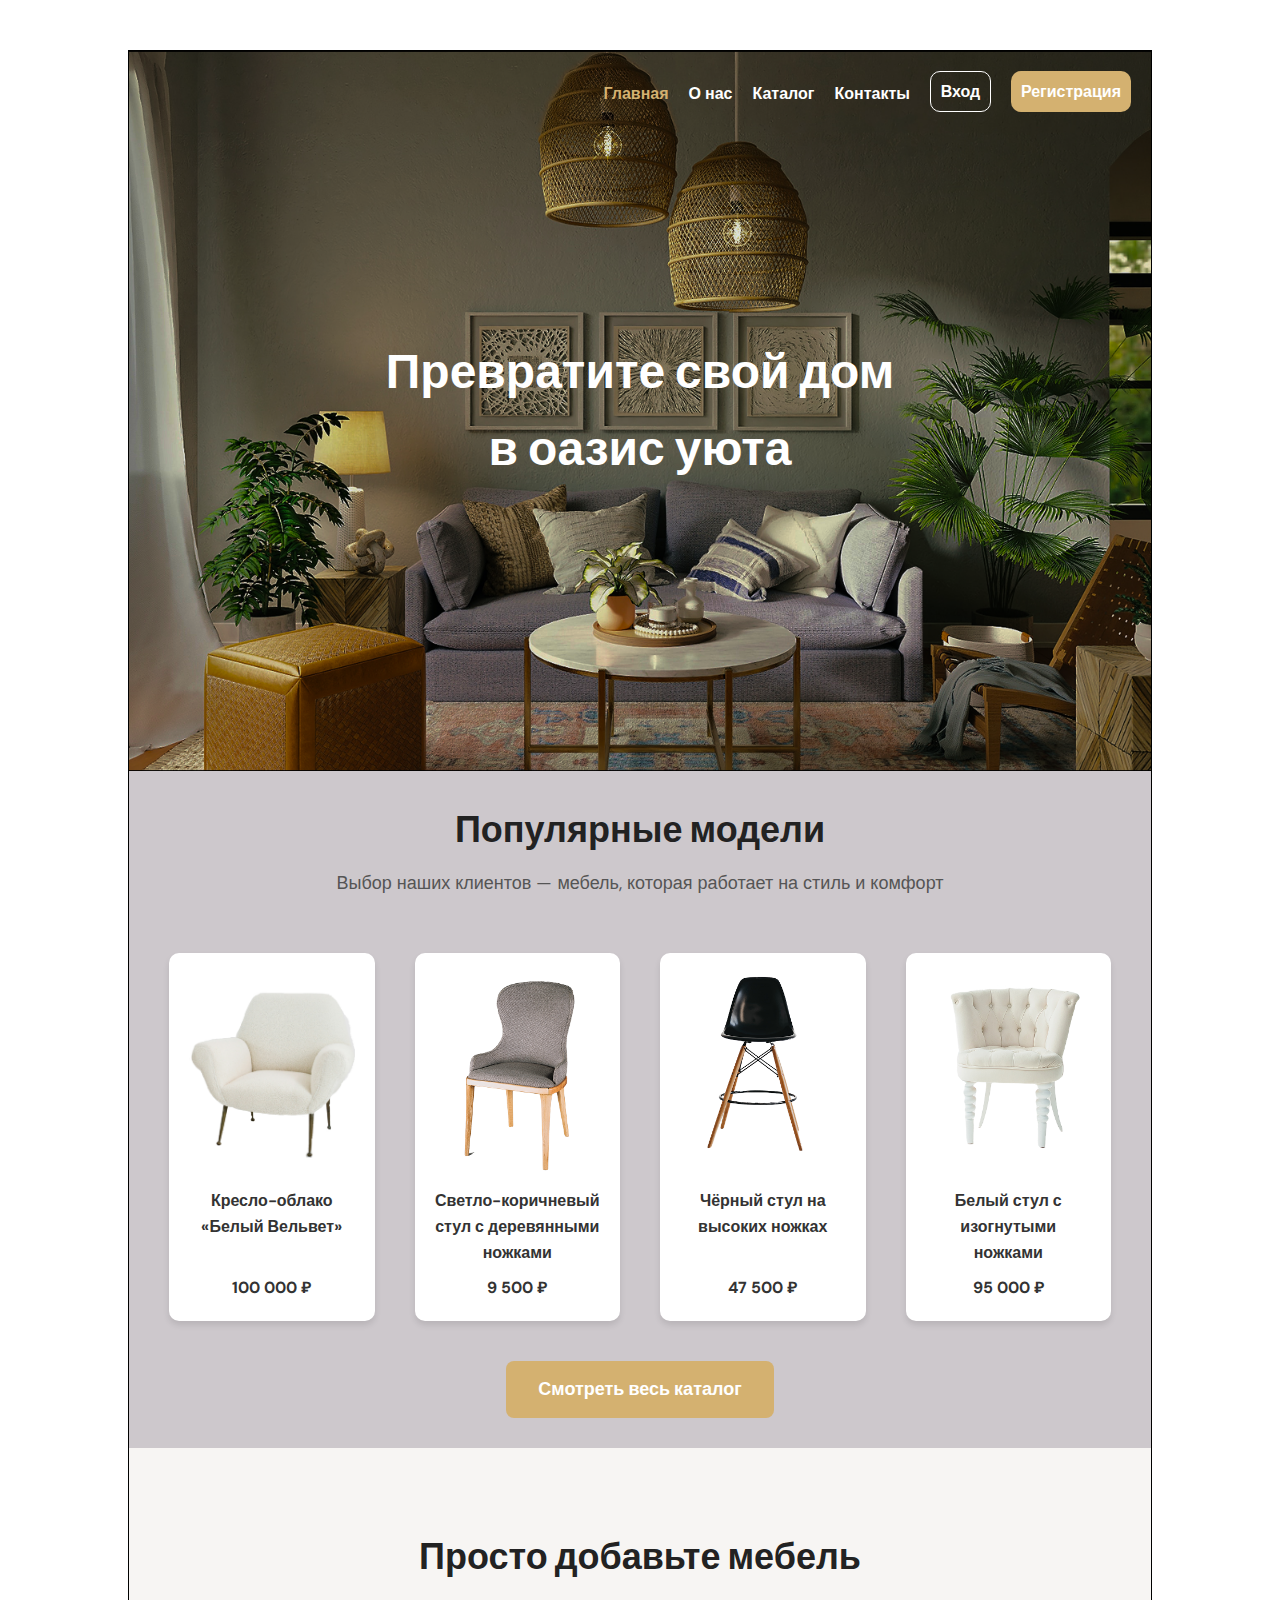
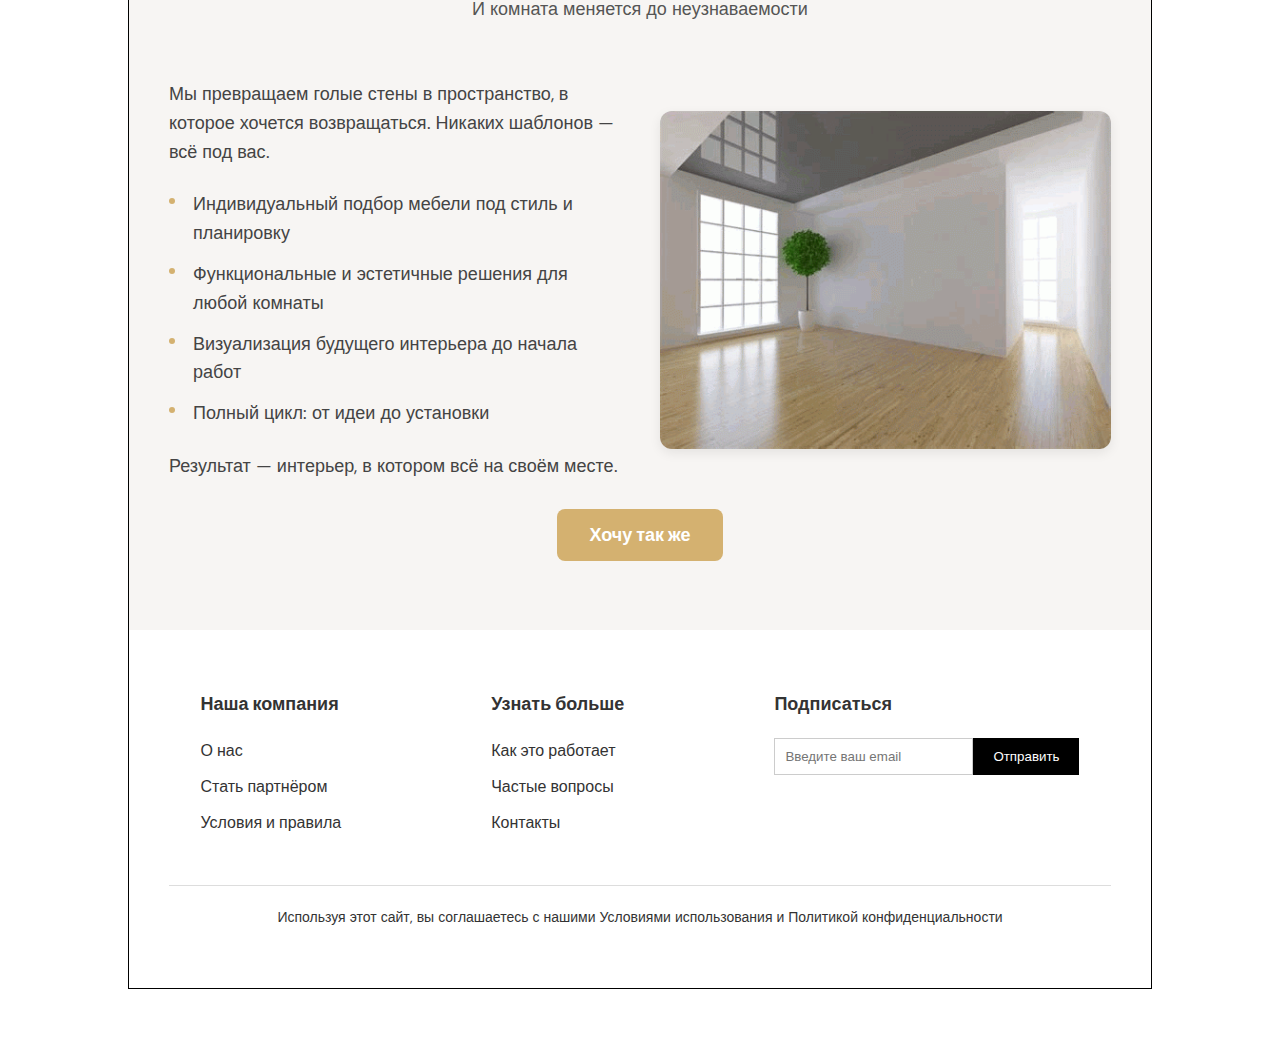
<file: index.html>
<!DOCTYPE html>
<html lang="ru">
  <head>
    <meta charset="UTF-8" />
    <meta name="viewport" content="width=device-width, initial-scale=1.0" />
    <title>Создайте комфорт в своём доме</title>
    <link
      href="https://fonts.googleapis.com/css2?family=DM+Sans:wght@400;600;700&display=swap"
      rel="stylesheet"
    />
    <link rel="stylesheet" href="styles.css" />
  </head>
  <body>
    <div class="page-wrapper">
        <header class="site-header">
            <nav class="nav-menu">
                <a href="./index.html" class="nav-btn main-page active">Главная</a>
                <a href="./about.html" class="nav-btn about-page">О нас</a>
                <a href="./catalog.html" class="nav-btn catalog-page">Каталог</a>
                <a href="./contacts.html" class="nav-btn contacts-page">Контакты</a>
                <a href="#" class="btn btn-login">Вход</a>
                <a href="#" class="btn btn-register">Регистрация</a>
            </nav>
        </header>
      <main>
        <section class="hero">
          <div class="hero-content">
            <h1>Превратите свой дом в оазис уюта</h1>
          </div>
        </section>
        <section class="about">
          <div class="section-title">
            <h2>Популярные модели</h2>
            <p>Выбор наших клиентов — мебель, которая работает на стиль и комфорт</p>
          </div>
          <div class="product-cards">
            <div class="product-card">
              <img
                      src="/photo/стул4.png"
                      alt="Кресло-облако «Белый Вельвет»"
              />
              <h3>Кресло-облако «Белый Вельвет»</h3>
              <p class="price">100 000 ₽</p>
            </div>
            <div class="product-card">
              <img
                      src="/photo/unsplash_kvmdsTrGOBM.png"
                      alt="Светло-коричневый стул"
                      loading="lazy"
              />
              <h3>Светло-коричневый стул с деревянными ножками</h3>
              <p class="price">9 500 ₽</p>
            </div>
            <div class="product-card">
              <img src="/photo/unsplash_3neSwyntbQ8.png" alt="Черный стул" loading="lazy"/>
              <h3>Чёрный стул на высоких ножках</h3>
              <p class="price">47 500 ₽</p>
            </div>
            <div class="product-card">
              <img src="/photo/unsplash_1P6AnKDw6S8.png" alt="Белый стул" loading="lazy"/>
              <h3>Белый стул с изогнутыми ножками</h3>
              <p class="price">95 000 ₽</p>
            </div>
          </div>
          <div class="about-cta-wrapper">
            <a href="./catalog.html" class="about-cta-button">Смотреть весь каталог</a>
          </div>
        </section>
        <section class="room-transformation">
          <div class="section-title">
            <h2>Просто добавьте мебель</h2>
            <p>И комната меняется до неузнаваемости</p>
          </div>

          <div class="room-grid">
            <div class="text-block">
              <p>Мы превращаем голые стены в пространство, в которое хочется возвращаться. Никаких шаблонов — всё под вас.</p>
              <ul>
                <li>Индивидуальный подбор мебели под стиль и планировку</li>
                <li>Функциональные и эстетичные решения для любой комнаты</li>
                <li>Визуализация будущего интерьера до начала работ</li>
                <li>Полный цикл: от идеи до установки</li>
              </ul>
              <p>Результат — интерьер, в котором всё на своём месте.</p>
            </div>

            <div class="gif-block">
              <img src="photo/hero2.gif" alt="До и после обстановки" />
            </div>
          </div>

          <div class="cta-wrapper">
            <a href="#" class="cta-main-button">Хочу так же</a>
          </div>
        </section>
      </main>
      <footer class="footer">
        <div class="footer-columns">
          <div class="footer-column">
            <h3>Наша компания</h3>
            <a href="#">О нас</a>
            <a href="#">Стать партнёром</a>
            <a href="#">Условия и правила</a>
          </div>
          <div class="footer-column">
            <h3>Узнать больше</h3>
            <a href="#">Как это работает</a>
            <a href="#">Частые вопросы</a>
            <a href="#">Контакты</a>
          </div>
          <div class="footer-column">
            <h3>Подписаться</h3>
            <div class="subscribe-form">
              <input type="email" placeholder="Введите ваш email" />
              <button type="submit">Отправить</button>
            </div>
          </div>
        </div>
        <div class="footer-bottom">
          <p>
            Используя этот сайт, вы соглашаетесь с нашими Условиями
            использования и Политикой конфиденциальности
          </p>
        </div>
      </footer>
    </div>
  </body>
</html>
</file>
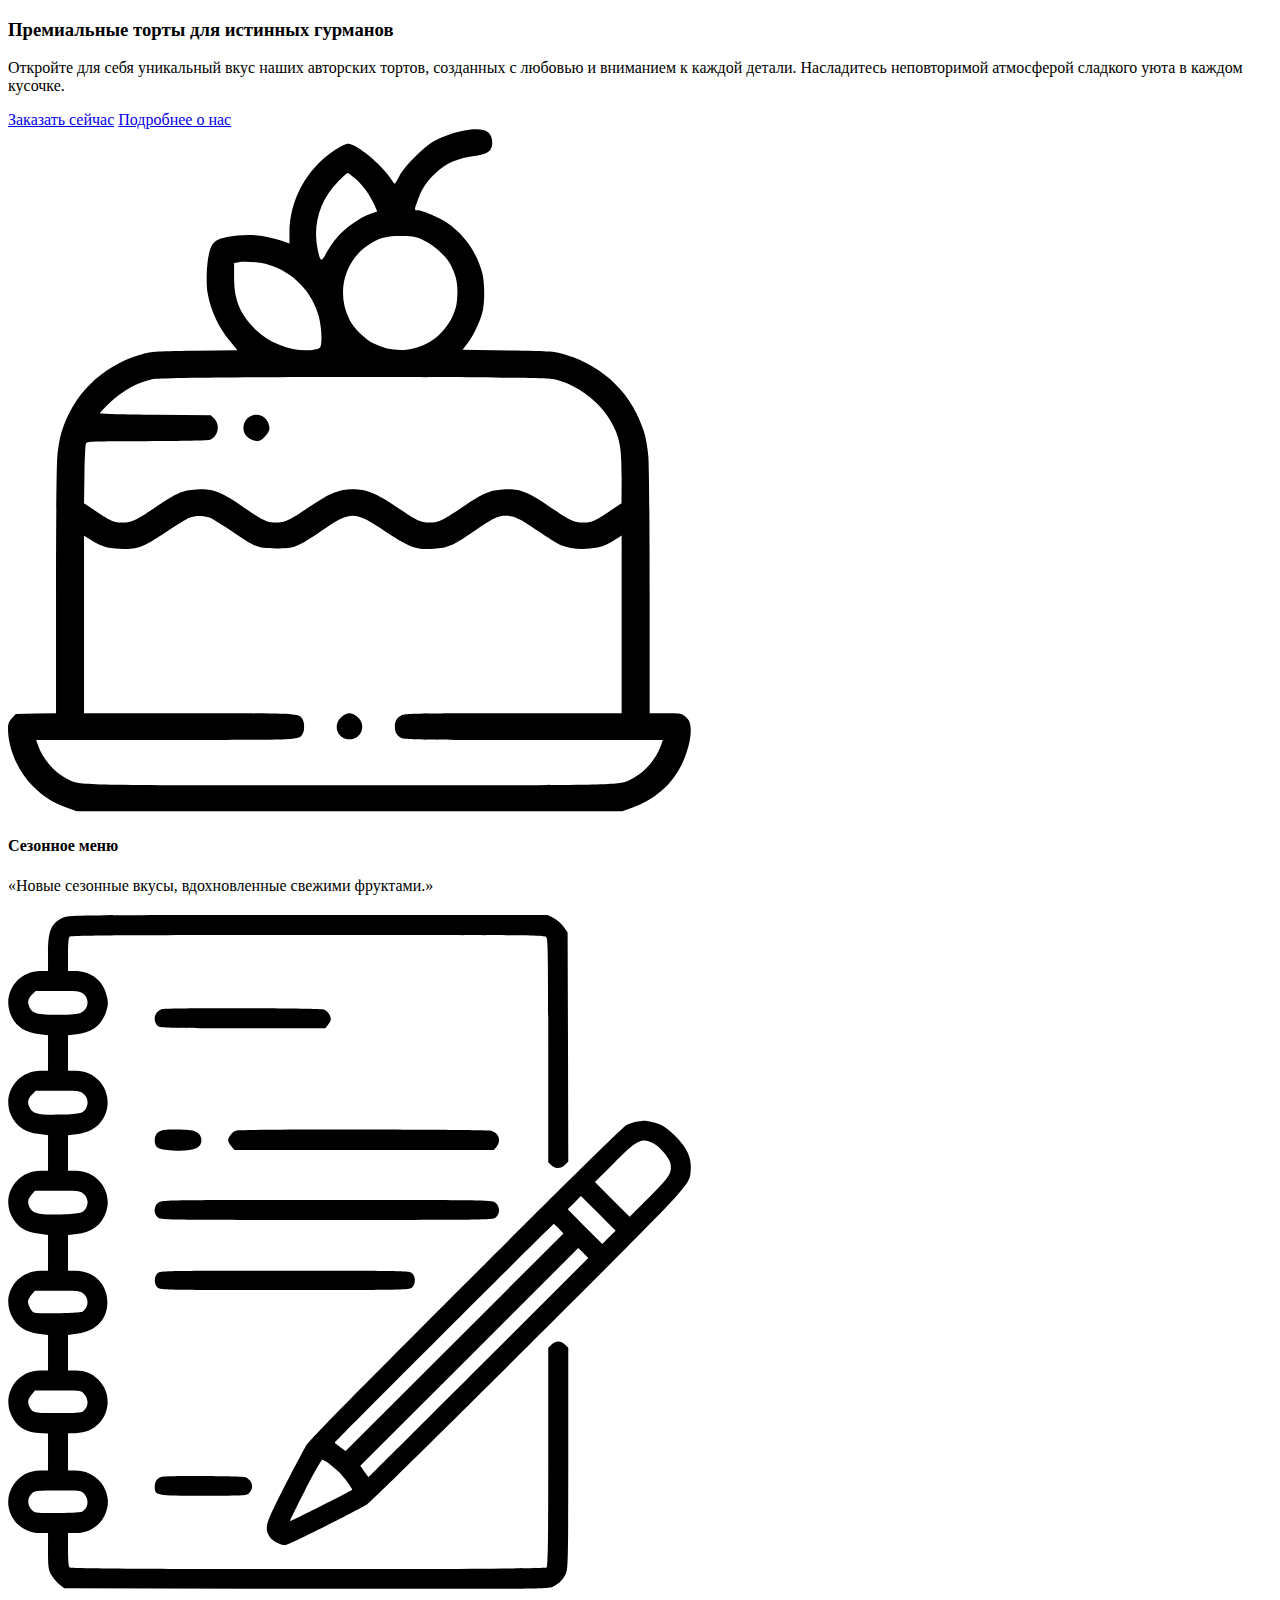
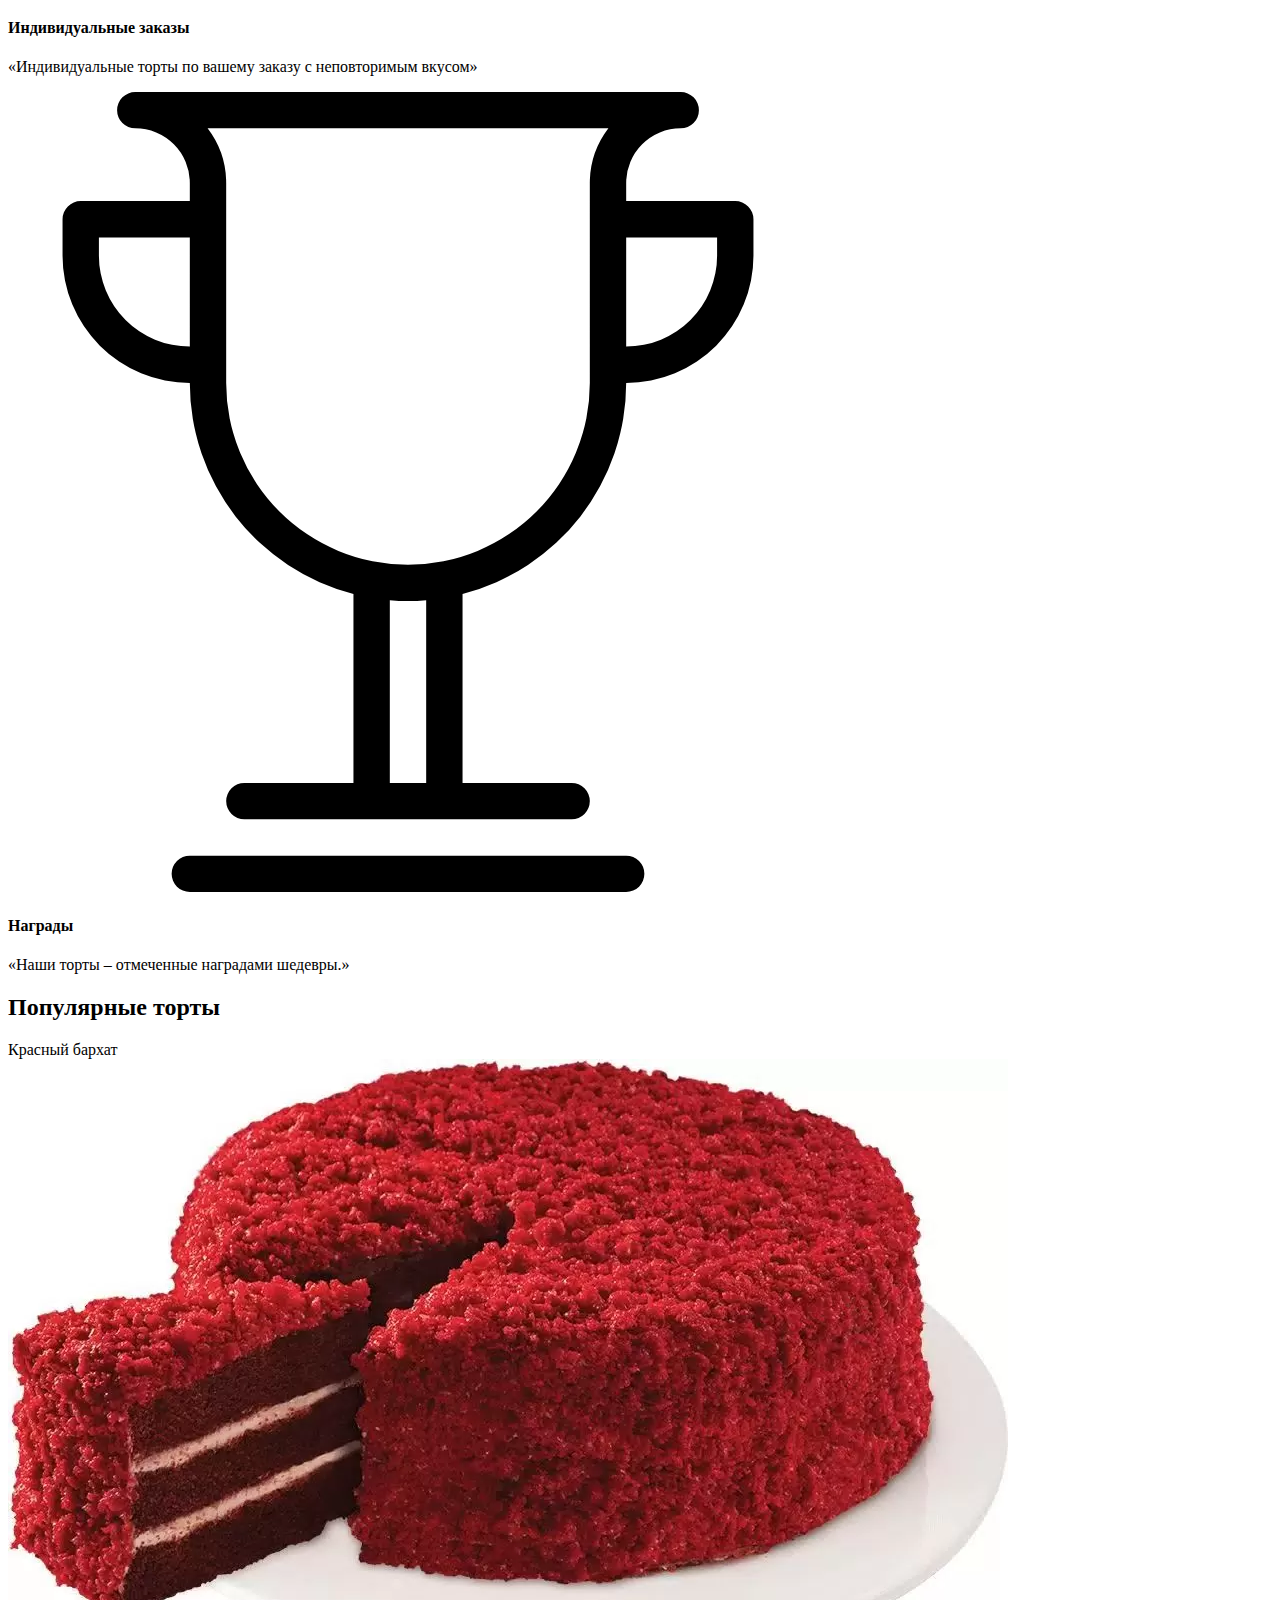
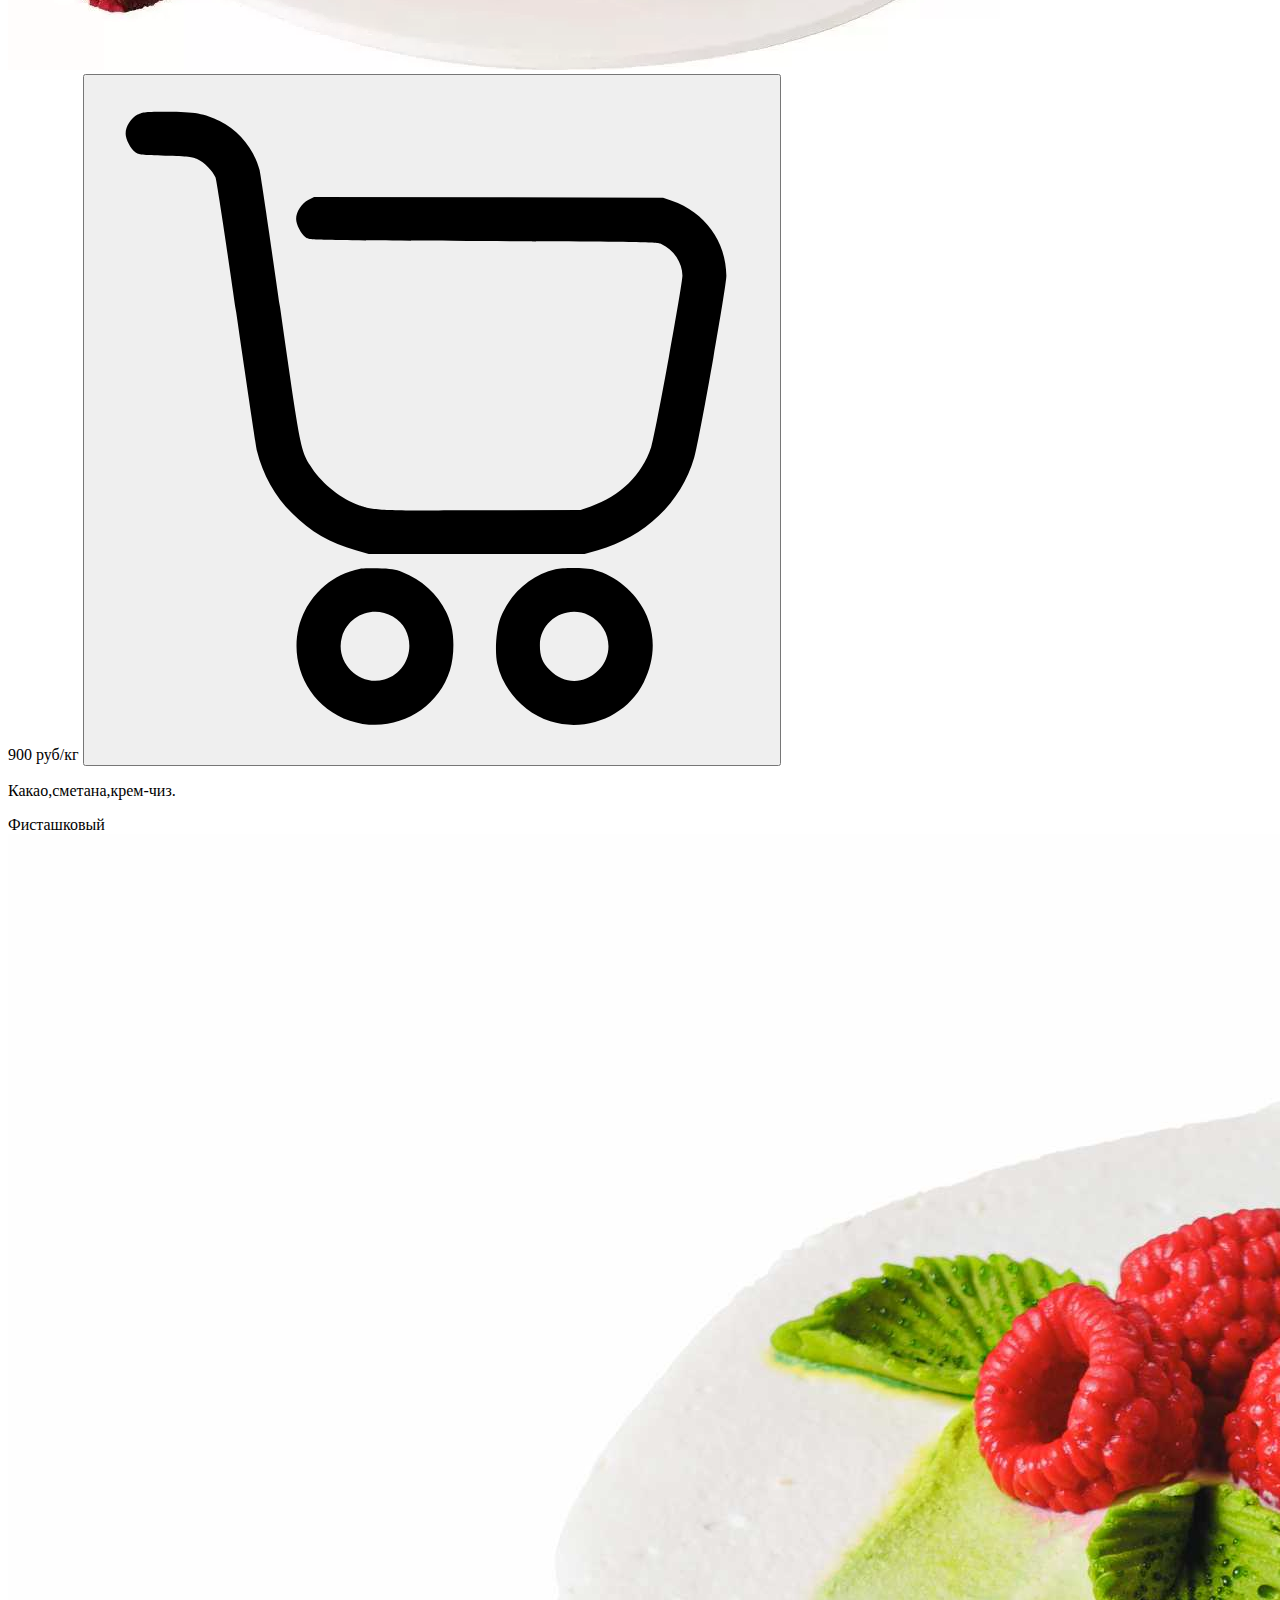
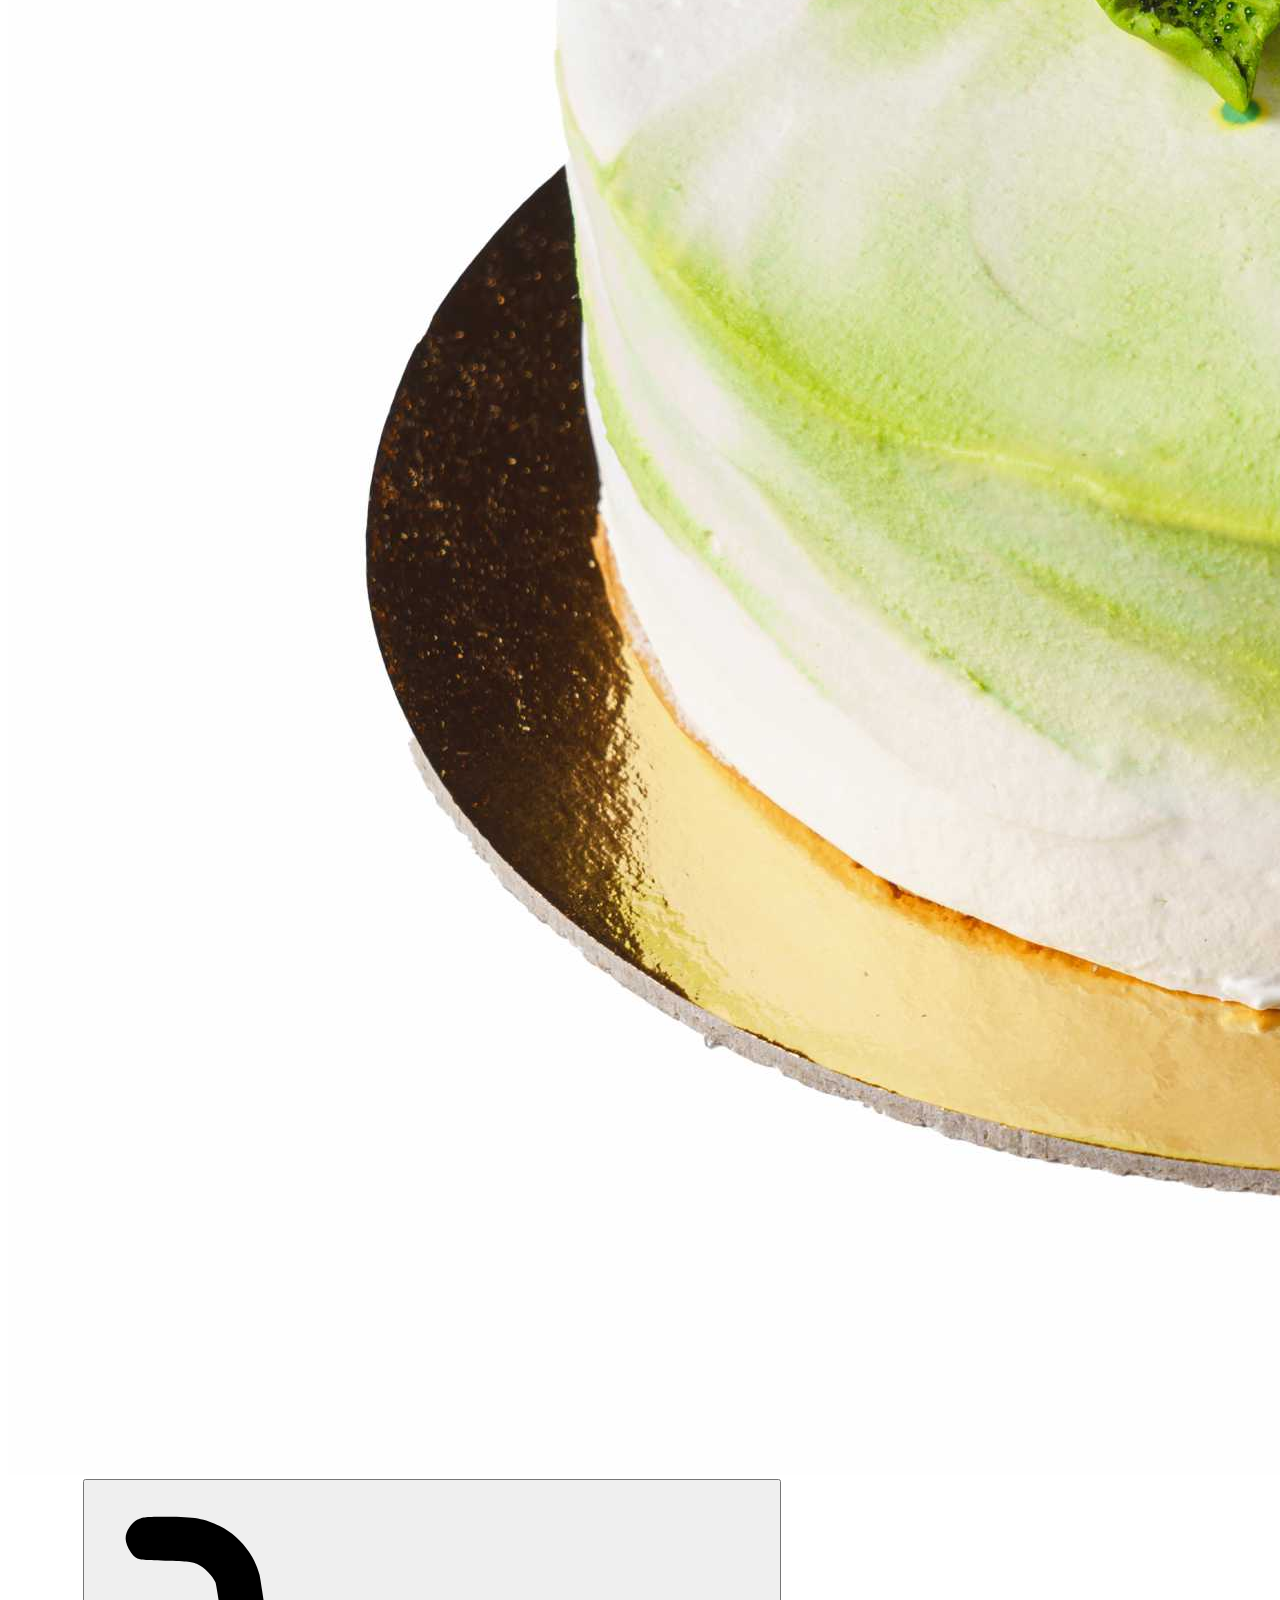
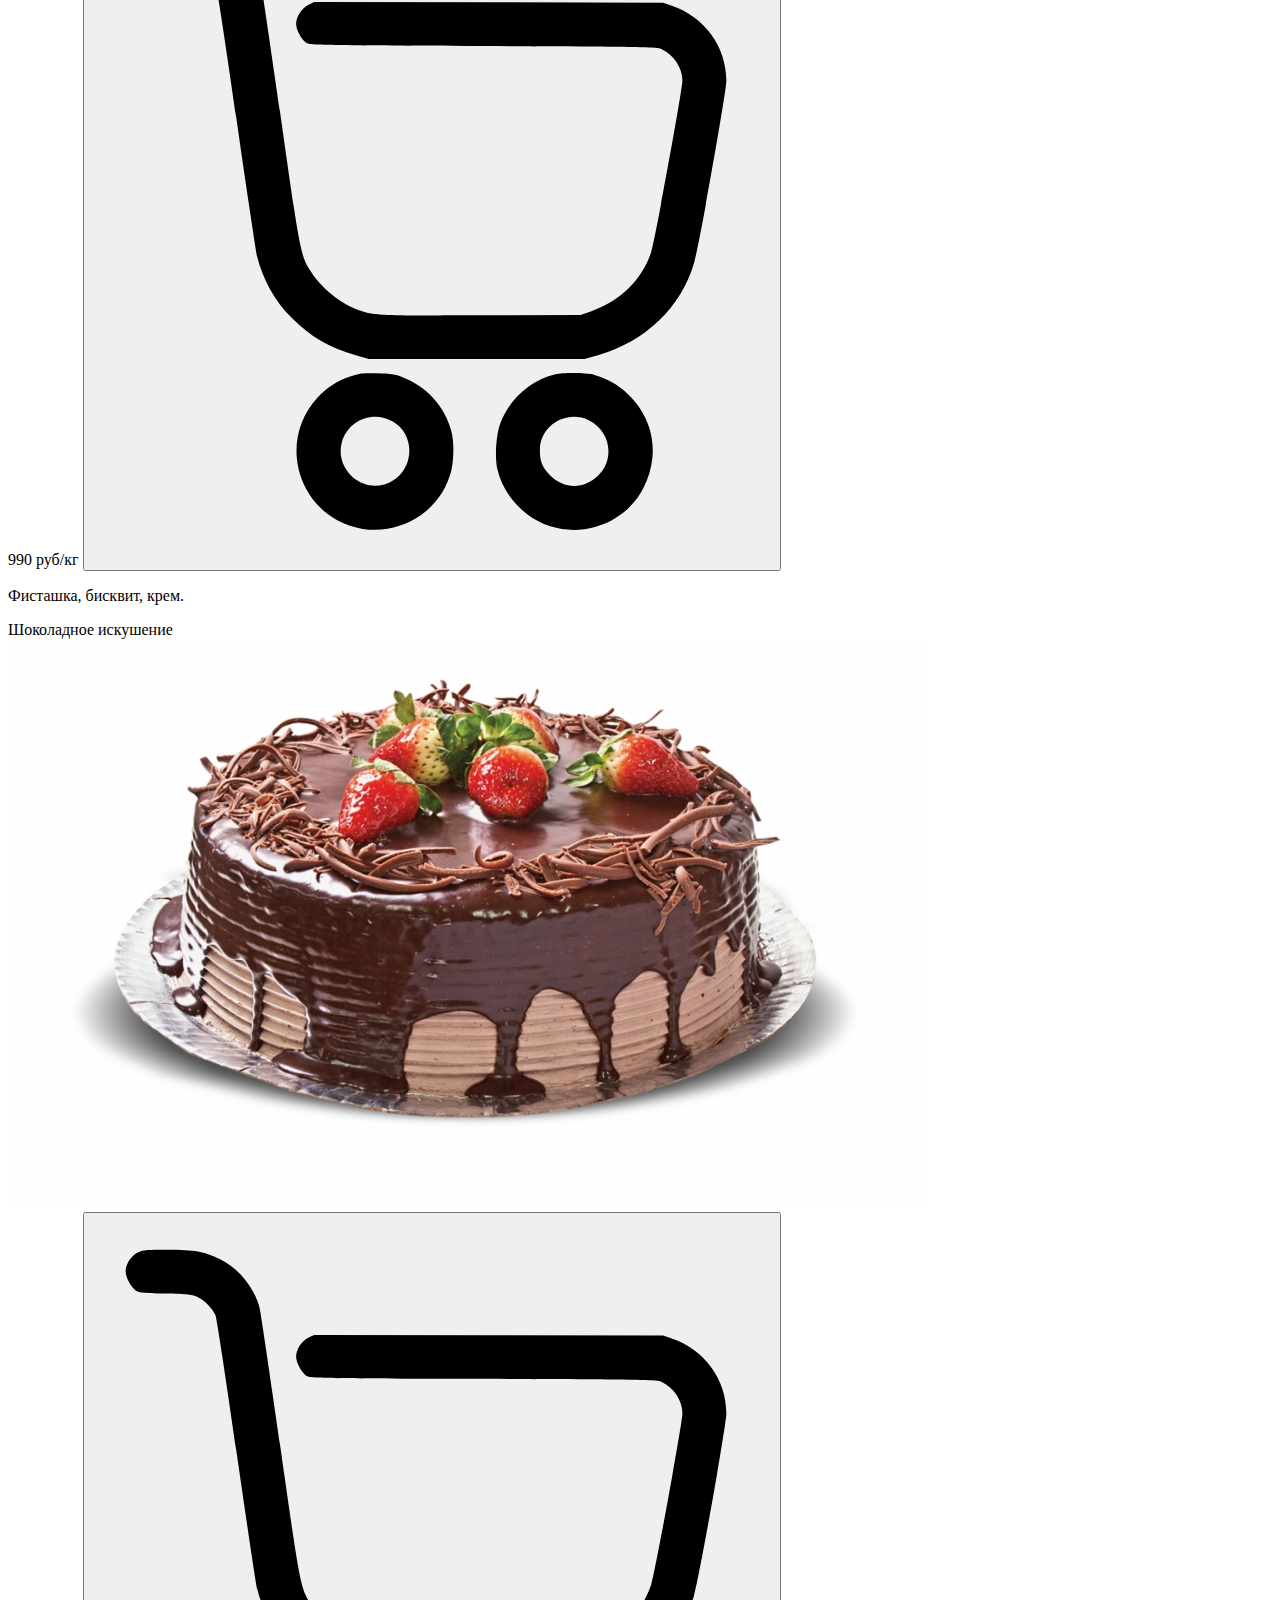
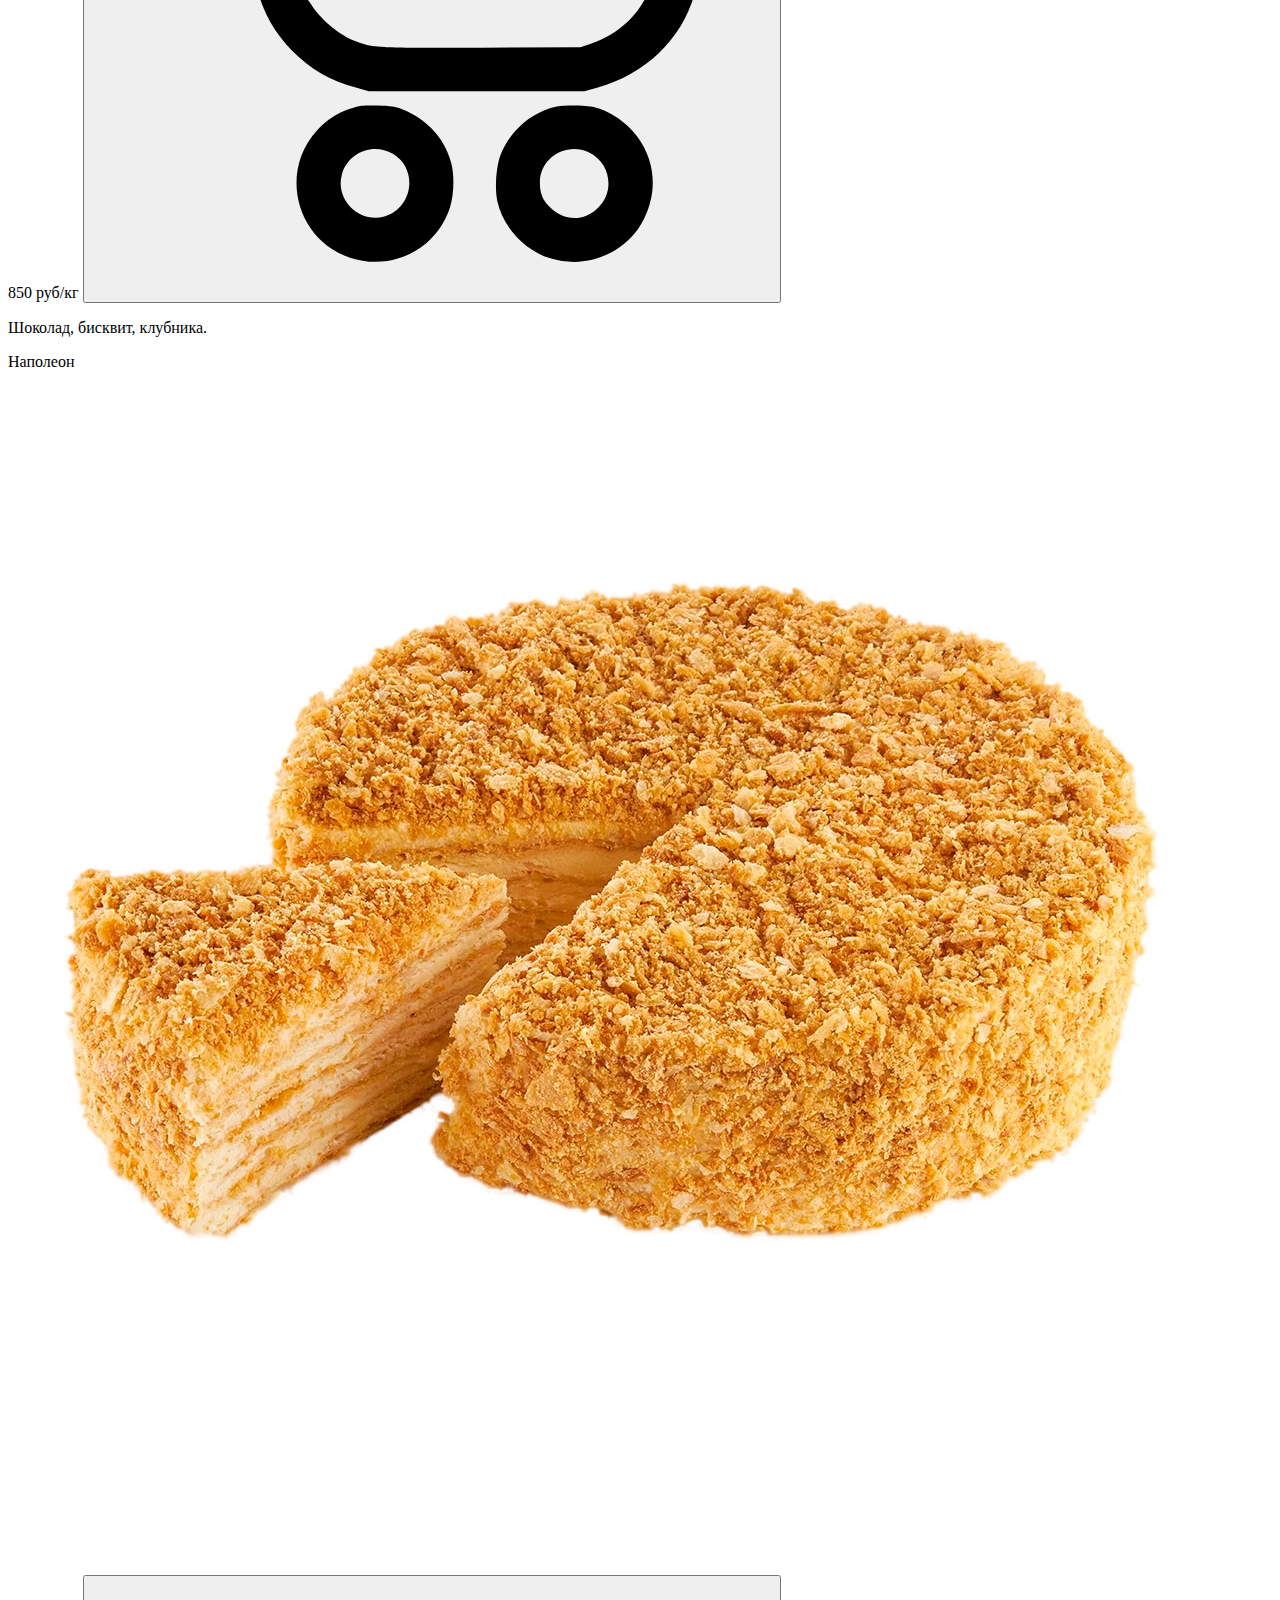
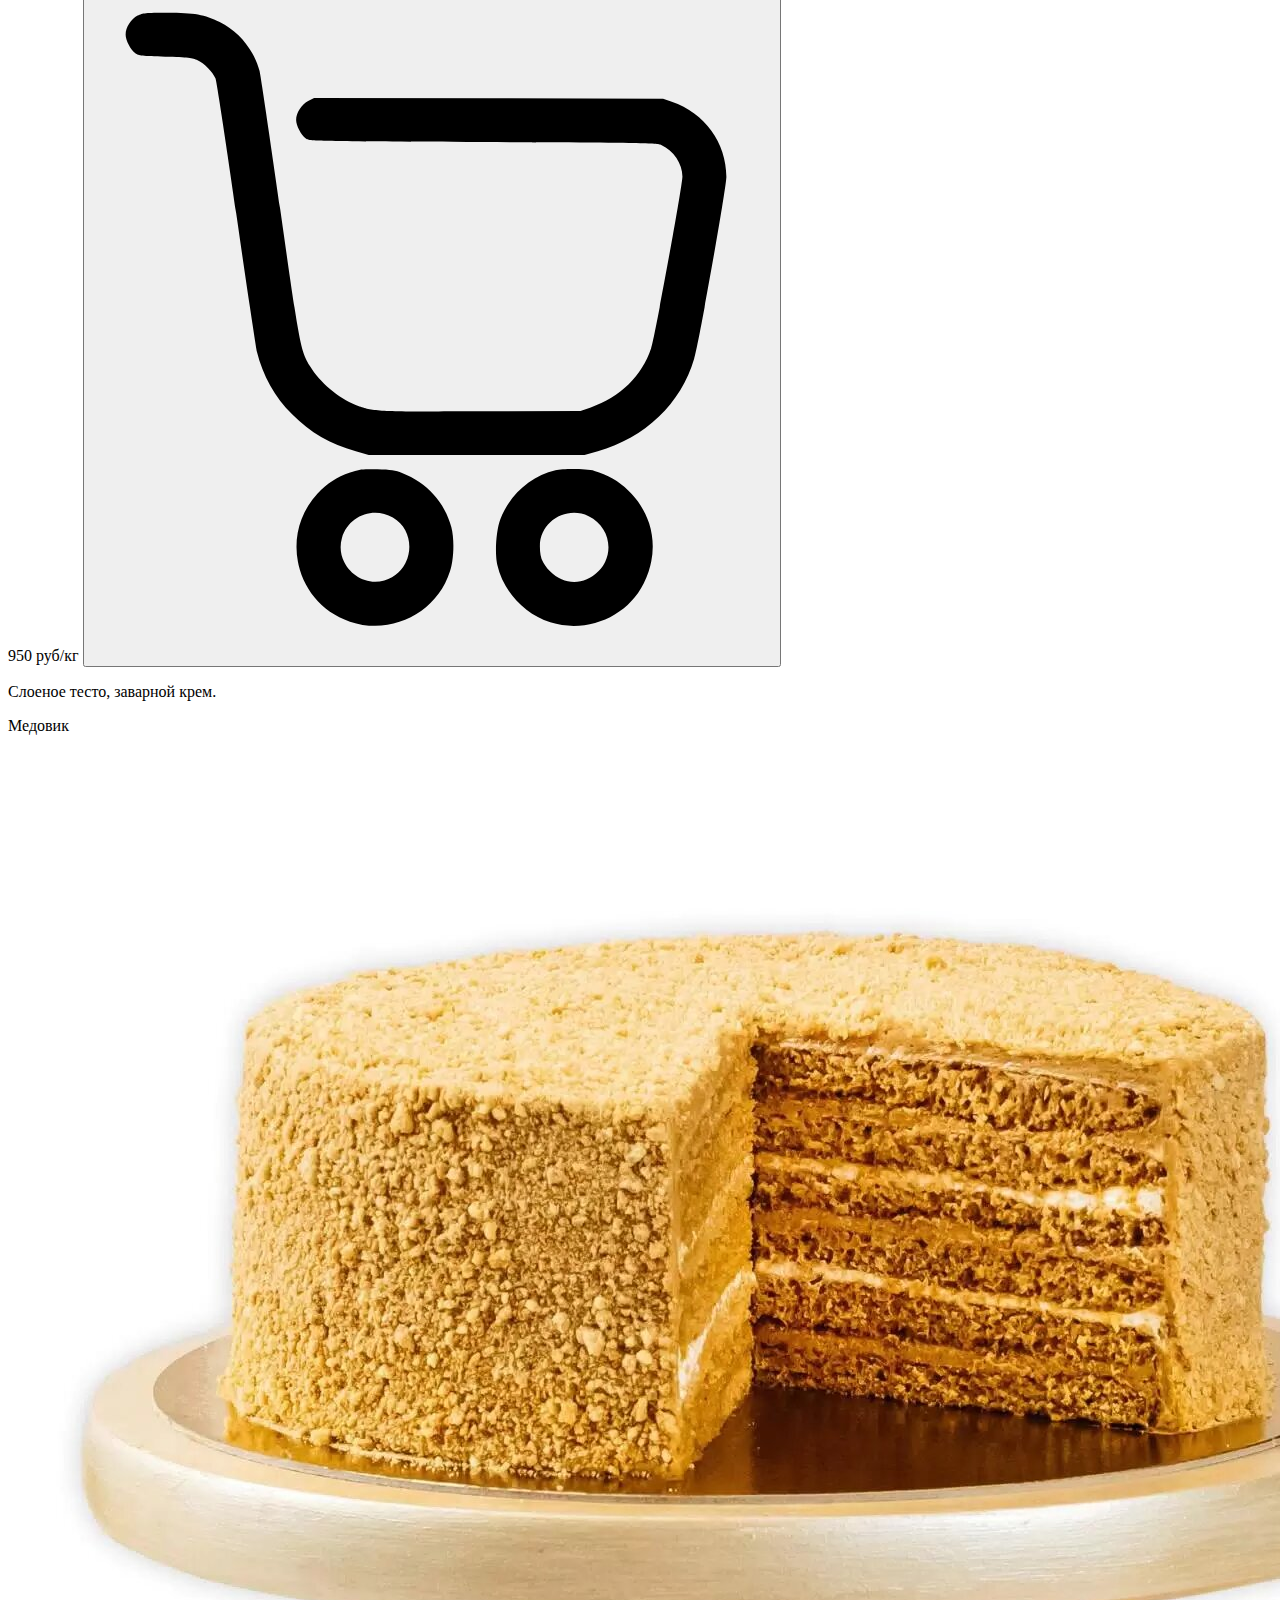
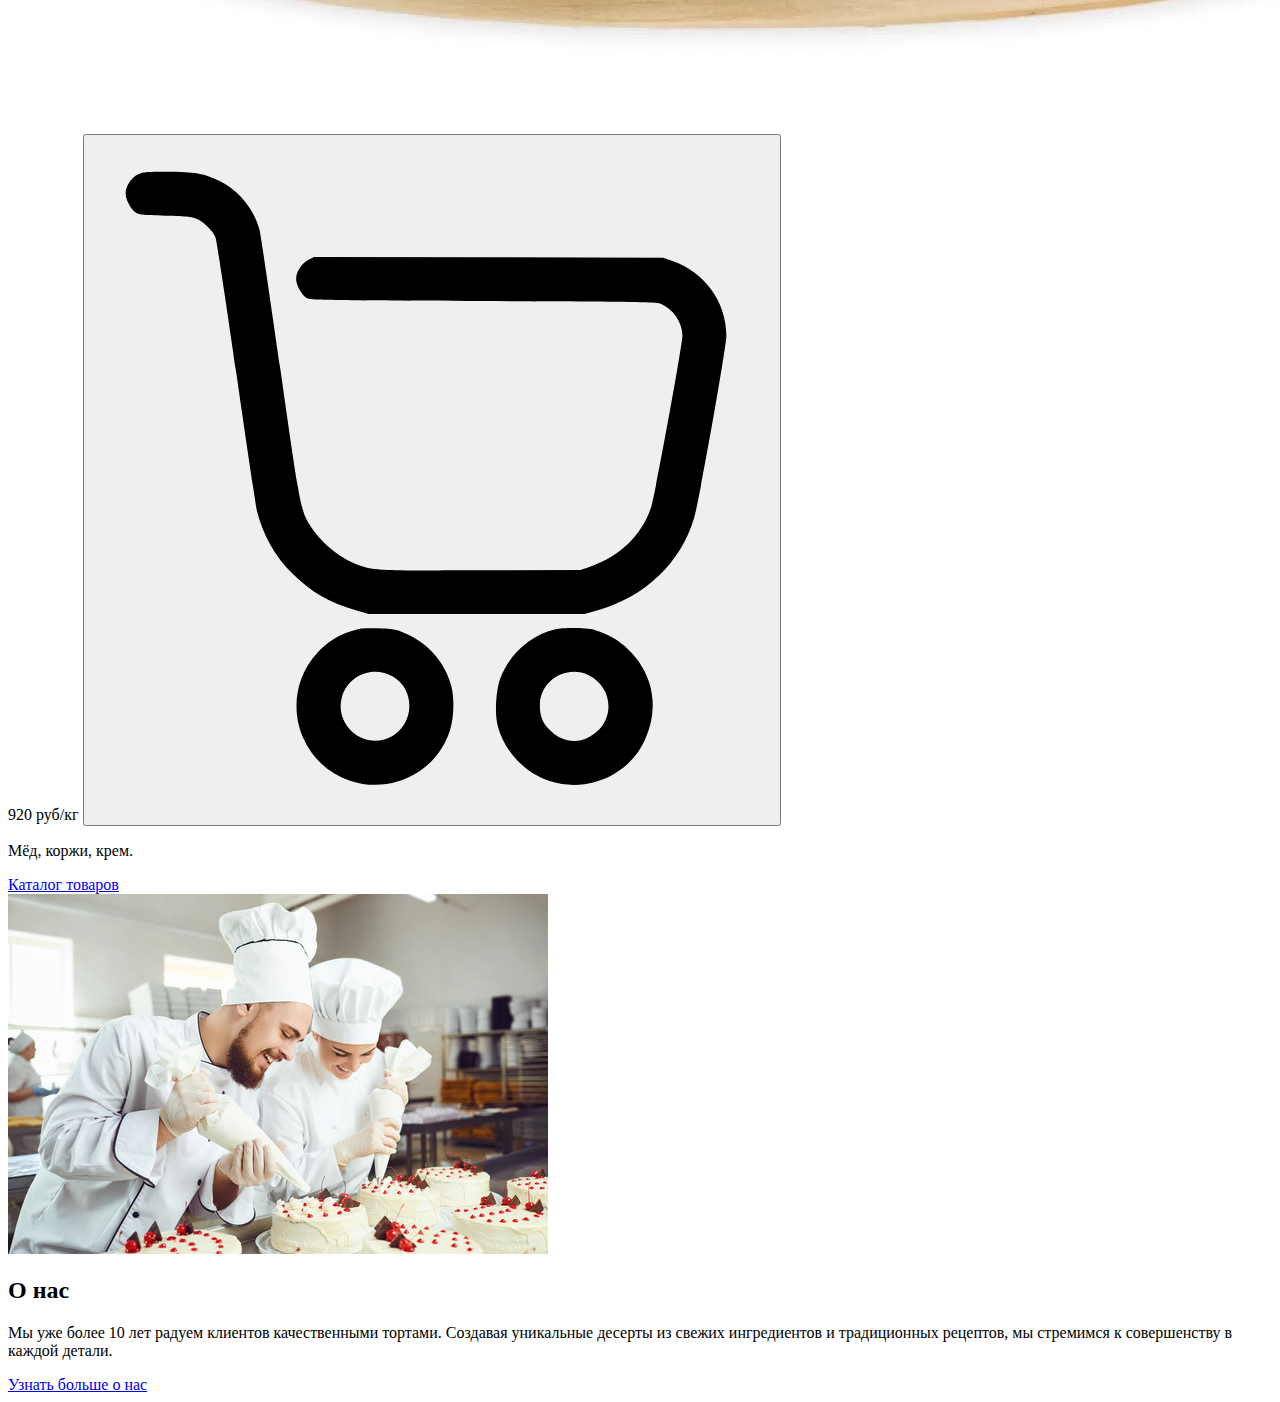
<file: home.html>
<!doctype html>
<html lang="en">
<head>
    <meta charset="UTF-8">
    <meta name="viewport"
          content="width=device-width, user-scalable=no, initial-scale=1.0, maximum-scale=1.0, minimum-scale=1.0">
    <meta http-equiv="X-UA-Compatible" content="ie=edge">
    <link rel="preconnect" href="https://fonts.googleapis.com">
    <link rel="preconnect" href="https://fonts.gstatic.com" crossorigin>
    <link href="https://fonts.googleapis.com/css2?family=Sofia+Sans:ital,wght@0,1..1000;1,1..1000&display=swap" rel="stylesheet">
    <title>Document</title>
</head>
<body>
    <div class="hero">
        <div class="hero__text">
            <h3 class="hero__title">Премиальные торты для истинных гурманов</h3>
            <p>Откройте для себя уникальный вкус наших авторских тортов, созданных с любовью и вниманием к каждой детали.
                Насладитесь неповторимой атмосферой сладкого уюта в каждом кусочке.</p>
            <div>
                <a class="order" href="#" onclick="loadPage('catalog.html'); return false;">Заказать сейчас</a>
                <a href="#" onclick="loadPage('about.html'); return false;">Подробнее о нас</a>
            </div>
        </div>
    </div>
    <section>
        <div class="cards">
        <div class="card">
            <div class="card__icon cake"><img src="assets/cake.svg" alt="Иконка торта с апельсином"></div>
            <h4 class="card__title">Сезонное меню</h4>
            <p class="card__desc">«Новые сезонные вкусы, вдохновленные свежими фруктами.»</p>
        </div>
        <div class="card">
            <div class="card__icon note"><img src="assets/notebook.svg" alt="Иконка блокнота с ручкой"></div>
            <h4 class="card__title">Индивидуальные заказы</h4>
            <p class="card__desc">«Индивидуальные торты по вашему заказу с неповторимым вкусом»</p>
        </div>
        <div class="card">
            <div class="card__icon trophy"><img src="assets/trophy-svgrepo-com.svg" alt="Иконка кубка"></div>
            <h4 class="card__title">Награды</h4>
            <p class="card__desc">«Наши торты – отмеченные наградами шедевры.»</p>
        </div>
    </div>
    </section>
    <section class="popular-cakes-list">
        <h2 class="cakes-section-title">Популярные торты</h2>
        <div class="cakes-container">
            <div class="cakes-card">
                <span class="cakes-title">Красный бархат</span>
                <div><img src="assets/red-barhat.png" alt="Торт с красным красителем"></div>
                <div class="cakes-price">
                    <span>900 руб/кг</span>
                    <button><img src="assets/cart2.svg" alt="Добавить в корзину"></button>
                </div>
                <p>Какао,сметана,крем-чиз.</p>
            </div>
            <div class="cakes-card">
                <span class="cakes-title">Фисташковый</span>
                <div><img src="assets/fistashka-tort.jpg" alt="Торт с фисташками"></div>
                <div class="cakes-price">
                    <span>990 руб/кг</span>
                    <button><img src="assets/cart2.svg" alt="Добавить в корзину"></button>
                </div>
                <p>Фисташка, бисквит, крем.</p>
            </div>
            <div class="cakes-card">
                <span class="cakes-title">Шоколадное искушение</span>
                <div><img src="assets/chocolate_cake.jpg" alt="Шоколадный торт с клубникой"></div>
                <div class="cakes-price">
                    <span>850 руб/кг</span>
                    <button><img src="assets/cart2.svg" alt="Добавить в корзину"></button>
                </div>
                <p>Шоколад, бисквит, клубника.</p>
            </div>
            <div class="cakes-card">
                <span class="cakes-title">Наполеон</span>
                <div><img src="assets/tort-napoleon.jpg" alt="Торт Наполеон"></div>
                <div class="cakes-price">
                    <span>950 руб/кг</span>
                    <button><img src="assets/cart2.svg" alt="Добавить в корзину"></button>
                </div>
                <p>Слоеное тесто, заварной крем.</p>
            </div>
            <div class="cakes-card">
                <span class="cakes-title">Медовик</span>
                <div><img src="assets/cake_medovik.jpg" alt="Медовик"></div>
                <div class="cakes-price">
                    <span>920 руб/кг</span>
                    <button><img src="assets/cart2.svg" alt="Добавить в корзину"></button>
                </div>
                <p>Мёд, коржи, крем.</p>
            </div>
        </div>
        <a class="cake-order" href="#" onclick="loadPage('catalog.html'); return false;">Каталог товаров</a>
    </section>
    <section class="about-us-mini">
        <div class="about-us-content">
            <img src="assets/team.jpg" alt="О нас" class="about-us-img" loading="lazy">
            <div class="about-us-text">
                <h2>О нас</h2>
                <p>
                    Мы уже более 10 лет радуем клиентов качественными тортами.
                    Создавая уникальные десерты из свежих ингредиентов и традиционных рецептов,
                    мы стремимся к совершенству в каждой детали.
                </p>
                <a class="about-link" href="#" onclick="loadPage('about.html'); return false;">Узнать больше о нас</a>
            </div>
        </div>
    </section>

</body>
</html>
</file>
<file: styles.css>
* {
  margin: 0;
  padding: 0;
  box-sizing: border-box;
}

body {
  font-family: "DM Sans", sans-serif;
  line-height: 1.6;
  color: #333;
}

.site-header {
  position: absolute;
  top: 0;
  left: 0;
  width: 100%;
  z-index: 10;
}
.page-wrapper {
  max-width: 80%;
  width: 100%;
  margin: 50px auto;
  border: 1px solid black;
  position: relative;
}
.nav-menu {
  display: grid;
  grid-template-columns: repeat(6, auto);
  justify-content: end;
  align-items: center;
  gap: 20px;
  padding: 20px;
}

.nav-btn {
  color: white;
  text-decoration: none;
  font-weight: 600;
  text-align: center;
}
.nav-btn.active {
  color: #d4b170;
}

.main-page {
  max-width: 68px;
  max-height: 21px;
}

.about-page {
  max-width: 45px;
  max-height: 21px;
}

.catalog-page {
  max-width: 67px;
  max-height: 21px;
}

.contacts-page {
  max-width: 83px;
  max-height: 21px;
}

.btn {
  text-decoration: none;
  display: flex;
  align-items: center;
  justify-content: center;
  font-weight: 600;
}

.btn-login {
  color: white;
  border: 1px solid white;
  max-width: 61px;
  max-height: 41px;
  padding: 10px;
  border-radius: 10px;
}

.btn-register {
  background-color: #d4b170;
  color: white;
  max-width: 128px;
  max-height: 41px;
  padding: 10px;
  border-radius: 10px;
}

.hero {
  height: 80vh;
  position: relative;
  color: white;
  background-image: url("./photo/HomeHero.png");
  background-repeat: no-repeat;
  background-position: center;
  background-size: cover;
  width: 100%;
  justify-content: center;
}

.hero-content {
  position: relative;
  height: 100%;
}

.hero h1 {
  position: absolute;
  top: 50%;
  left: 50%;
  transform: translate(-50%, -50%);
  font-size: 48px;
  text-align: center;
  z-index: 2;
  font-family: "DM Sans", sans-serif;
}

.hero-image img {
  width: 100%;
  height: 100%;
  object-fit: cover;
  filter: brightness(0.7);
}

.about {
  background-color: #cdc8cc;
  padding: 30px 40px;
}

.about h2 {
  font-family: "DM Sans", sans-serif;
  font-weight: bold;
  font-size: 30px;
  margin-bottom: 56px;
  white-space: nowrap;
}

.about-content {
  display: flex;
  justify-content: flex-start;
  gap: 71px;
}

.section-title {
  text-align: center;
  margin-bottom: 56px;
}

.section-title h2 {
  font-size: 30px;
  font-weight: bold;
  margin-bottom: 12px;
}

.section-title p {
  font-size: 18px;
  color: #555;
}
.product-cards {
  display: flex;
  gap: 40px;
  flex: 1;
  align-items: stretch;
}

.product-card {
  background-color: white;
  border-radius: 10px;
  padding: 20px;
  text-align: center;
  box-shadow: 0 4px 6px rgba(0, 0, 0, 0.1);
  flex: 1;
  display: flex;
  flex-direction: column;
  justify-content: space-between;
}
.product-card:hover {
  transform: translateY(-8px);
  box-shadow: 0 8px 16px rgba(0, 0, 0, 0.15);
}
.product-card img {
  width: 100%;
  height: 200px;
  object-fit: contain;
  margin-bottom: 15px;
}

.product-card h3 {
  font-size: 16px;
  margin-bottom: 10px;
  flex-grow: 1;
}

.price {
  font-weight: bold;
  color: #333;
  margin-top: auto;
}
.about-cta-wrapper {
  margin-top: 40px;
  text-align: center;
}

.about-cta-button {
  background-color: #d4b170;
  color: white;
  font-size: 18px;
  font-weight: bold;
  padding: 14px 32px;
  border: none;
  border-radius: 8px;
  text-decoration: none;
  transition: background-color 0.3s ease;
  display: inline-block;
}

.about-cta-button:hover {
  background-color: #bfa05d;
}

.room-transformation {
  background-color: #f7f5f3;
  padding: 80px 40px;
  text-align: center;
}

.section-title h2 {
  font-size: 36px;
  font-weight: 700;
  color: #222;
  margin-bottom: 10px;
}

.section-title p {
  font-size: 18px;
  color: #555;
  margin-bottom: 40px;
}

.room-grid {
  display: grid;
  grid-template-columns: 1fr 1fr;
  gap: 40px;
  max-width: 1200px;
  margin: 0 auto 40px;
  align-items: center;
  text-align: left;
}

.text-block {
  font-size: 18px;
  color: #444;
  line-height: 1.6;
}

.text-block ul {
  list-style: none;
  padding-left: 0;
  margin: 24px 0;
}

.text-block li {
  position: relative;
  padding-left: 24px;
  margin-bottom: 12px;
}

.text-block li::before {
  content: '';
  position: absolute;
  left: 0;
  top: 8px;
  width: 6px;
  height: 6px;
  background-color: #d4b170;
  border-radius: 50%;
}
.gif-block {
  display: flex;
  align-items: flex-start;
  justify-content: center;
}

.gif-block img {
  width: 100%;
  height: auto;
  max-height: 100%;
  object-fit: contain;
  border-radius: 12px;
  box-shadow: 0 4px 12px rgba(0, 0, 0, 0.08);
}

.cta-wrapper {
  text-align: center;
}

.cta-main-button {
  background-color: #d4b170;
  color: white;
  font-size: 18px;
  font-weight: bold;
  padding: 14px 32px;
  border: none;
  border-radius: 8px;
  text-decoration: none;
  transition: background-color 0.3s ease;
}

.cta-main-button:hover {
  background-color: #bfa05d;
}
footer {
  background-color: white;
  padding: 60px 40px;
}

.footer-columns {
  display: flex;
  justify-content: center;
  margin-bottom: 40px;
  gap: 150px;
}

.footer-column h3 {
  margin-bottom: 20px;
  font-size: 18px;
}

.footer-column a {
  display: block;
  color: #333;
  text-decoration: none;
  margin-bottom: 10px;
}

.subscribe-form {
  display: flex;
}

.subscribe-form input {
  flex-grow: 1;
  padding: 10px;
  border: 1px solid #ccc;
}

.subscribe-form button {
  background-color: black;
  color: white;
  border: none;
  padding: 10px 20px;
}

.footer-bottom {
  border-top: 1px solid #ddd;
  padding-top: 20px;
  text-align: center;
  font-size: 14px;
}

.container {
    padding-left:40px;
    padding-right:40px;
    margin: auto;
}

.hero--about {
    height: 80vh;
    background: url("./photo/Flux_Dev_Wide_workshop_panorama_solid_oak_workbench_and_fullsi_3.jpg") center/cover no-repeat;
    position: relative;
    display: flex;
    align-items: center;
    color: #fff;
}
.hero--about::before{
    content:"";
    position:absolute; inset:0;
    background:rgba(0,0,0,.25);
    mix-blend-mode:multiply;
}
.hero__overlay {
    content: "";
    position: absolute;
    inset: 0;
    background: rgba(0,0,0,.45);
}
.hero__content {
    position: relative;
    z-index: 1;
    max-width: 600px;
    text-align: center;
}
.hero__title {
    font-size: clamp(28px,5vw,48px);
    margin-bottom: 12px;
    font-weight: 700;
}
.hero__subtitle {
    font-size: 18px;
}

/* ---------- HISTORY ---------- */
.history {
    background:#f7f5f3;
    padding-block:80px;
}

.history__inner{
    display:grid;
    gap:48px;
    grid-template-columns:repeat(auto-fit,minmax(280px,1fr));
    align-items:center;
}

.history__media{
    margin:0;
    position:relative;
}

.history__media img{
    width:100%;
    aspect-ratio:4/3;
    object-fit:cover;
    border-radius:12px;
    box-shadow:0 4px 12px rgba(0,0,0,.08);
}

.history__caption{
    position:absolute;
    right:16px; bottom:16px;
    background:rgba(0,0,0,.55);
    color:#fff;
    padding:4px 12px;
    font-size:14px;
    border-radius:6px;
}

.history__text h2{
    font-size:clamp(24px,3vw,32px);
    margin-bottom:24px;
    font-weight:700;
}

.history__text p{
    margin-bottom:32px;
    line-height:1.6;
}

.history__stats{
    list-style:none;
    margin:0; padding:0;
    display:flex;
    flex-direction:column;
    gap:8px;
    font-size:16px;
}

.history__stats strong{
    font-weight:700;
    color:#d4b170;
}

/* ---------------- VALUES ---------------- */
.values{
    background:#cdc8cc;
    padding-block:80px
}

.values__grid{
    display:grid;
    gap:40px;
    grid-template-columns:repeat(auto-fit,minmax(240px,1fr));
    margin-top:48px
}

.values__item{
    background:#f7f5f3;
    border-radius:16px;
    padding:32px;
    box-shadow:0 2px 8px rgba(0,0,0,.05);
    display:flex;
    flex-direction:column;
    align-items:center;
    text-align:center;
    transition:transform .25s ease,box-shadow .25s ease
}

.values__item:hover{
    transform:translateY(-6px);
    box-shadow:0 6px 16px rgba(0,0,0,.08)
}

.values__icon{
    width:64px;
    height:64px;
    margin-bottom:24px;
    display:flex;
    align-items:center;
    justify-content:center;
    background:#d4b1701a;
    border-radius:50%
}
.values__icon img{
    width:32px;
    height:32px
}

.values__title{
    font-size:18px;
    font-weight:700;
    margin-bottom:12px;
    color:#222
}

.values__desc{
    font-size:16px;
    line-height:1.55;
    color:#555
}
/* ---------------- TEAM ---------------- */
.team{
    background:#fff;
    padding-block:80px
}

.team__grid{
    display:grid;
    gap:40px;
    grid-template-columns:repeat(auto-fit,minmax(220px,1fr));
    margin-top:48px;
    list-style: none;
}

.team-card{
    text-align:center;
    transition:transform .25s ease,box-shadow .25s ease;
    border-radius:16px;
    padding:24px;
    background:#f7f5f3
}
.team-card:hover{
    transform:translateY(-6px);
    box-shadow:0 6px 16px rgba(0,0,0,.08)
}

.team-card img{
    width:100%;
    aspect-ratio:1/1;object-fit:cover;
    border-radius:50%;
    margin-bottom:16px
}

.team-card h3{
    font-size:18px;
    font-weight:700;
    margin-bottom:4px;
    color:#222
}
.team-card__role{
    font-size:15px;
    color:#555
}
</file>
